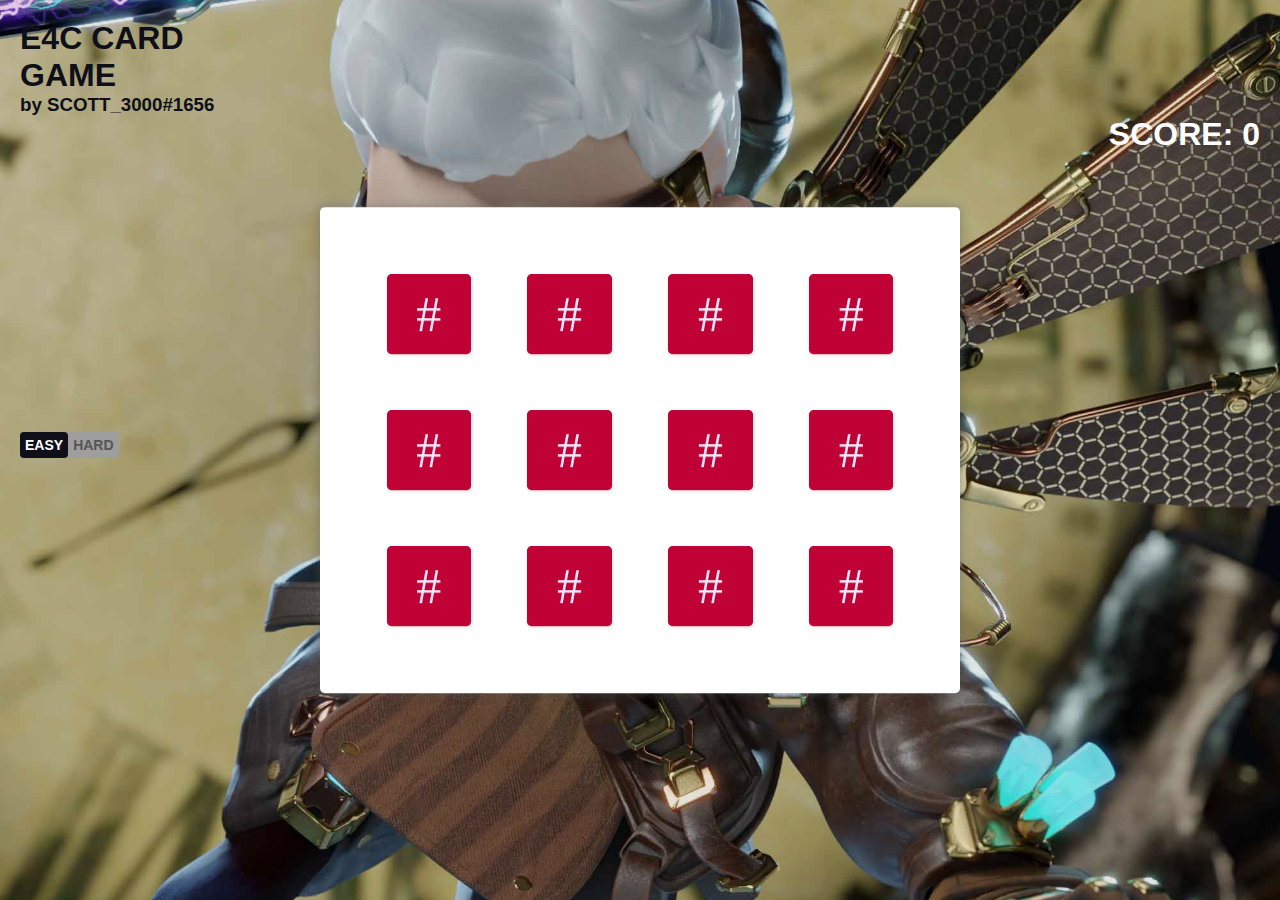
<file: index.html>
<!DOCTYPE html>
<html lang="en">
<head>
    <meta charset="UTF-8">
    <meta name="viewport" content="width=device-width, initial-scale=1.0">
    <meta http-equiv="X-UA-Compatible" content="ie=edge">

    <title>E4C - CARD GUESSING</title>

    <link rel="stylesheet" href="flip.css">
    <link rel="stylesheet" href="style.css">
</head>
<body>
    <main>
        <h1>E4C CARD <br> GAME</h1>
        <h3>by SCOTT_3000#1656</h3>
            <audio id="wrong">
                    <source src="piston.mp3">
                </audio>
                <audio id="correct">
                        <source src="Correct Answer.mp3">
                    </audio>
                    <audio id="clap">
                            <source src="mp3_426830.mp3">
                        </audio>
        <section>

                <div class="card">
                        <div class="card__inner">
                                <div class="card__front">
                                    <p>B</p>
                                </div><!-- .card__back --> 
                                <div class="card__back">0</div><!-- .card__back -->
                            </div><!-- .card__inner -->
                </div>

                <div class="card">
                        <div class="card__inner">
                                <div class="card__front">
                                    <p>B</p>
                                </div><!-- .card__back --> 
                                <div class="card__back">0</div><!-- .card__back -->
                            </div><!-- .card__inner -->
                </div>

                <div class="card">
                        <div class="card__inner">
                                <div class="card__front">
                                    <p>B</p>
                                </div><!-- .card__back --> 
                                <div class="card__back">0</div><!-- .card__back -->
                            </div><!-- .card__inner -->
                </div>

                <div class="card">
                        <div class="card__inner">
                                <div class="card__front">
                                    <p>B</p>
                                </div><!-- .card__back --> 
                                <div class="card__back">0</div><!-- .card__back -->
                            </div><!-- .card__inner -->
                </div>

                <div class="card">
                        <div class="card__inner">
                                <div class="card__front">
                                    <p>B</p>
                                </div><!-- .card__back --> 
                                <div class="card__back">0</div><!-- .card__back -->
                            </div><!-- .card__inner -->
                </div>

                <div class="card">
                        <div class="card__inner">
                                <div class="card__front">
                                    <p>B</p>
                                </div><!-- .card__back --> 
                                <div class="card__back">0</div><!-- .card__back -->
                            </div><!-- .card__inner -->
                </div>

                <div class="card">
                    <div class="card__inner">
                        <div class="card__front">
                            <p>B</p>
                        </div><!-- .card__back --> 
                        <div class="card__back">0</div><!-- .card__back -->
                    </div><!-- .card__inner -->
                </div>

                <div class="card">
                        <div class="card__inner">
                                <div class="card__front">
                                    <p>B</p>
                                </div><!-- .card__back --> 
                                <div class="card__back">0</div><!-- .card__back -->
                            </div><!-- .card__inner -->
                </div>

                <div class="card">
                        <div class="card__inner">
                                <div class="card__front">
                                    <p>B</p>
                                </div><!-- .card__back --> 
                                <div class="card__back">0</div><!-- .card__back -->
                            </div><!-- .card__inner -->
                </div>

                <div class="card">
                        <div class="card__inner">
                                <div class="card__front">
                                    <p>B</p>
                                </div><!-- .card__back --> 
                                <div class="card__back">0</div><!-- .card__back -->
                            </div><!-- .card__inner -->
                </div>

                <div class="card">
                        <div class="card__inner">
                                <div class="card__front">
                                    <p>B</p>
                                </div><!-- .card__back --> 
                                <div class="card__back">0</div><!-- .card__back -->
                            </div><!-- .card__inner -->
                </div>

                <div class="card">
                        <div class="card__inner">
                                <div class="card__front">
                                    <p>B</p>
                                </div><!-- .card__back --> 
                                <div class="card__back">0</div><!-- .card__back -->
                            </div><!-- .card__inner -->
                </div>



<!-- =========================HARD================================ -->
               

                <div class="card down">
                    <div class="card__inner">
                            <div class="card__front">
                                <p>B</p>
                            </div><!-- .card__back --> 
                            <div class="card__back">0</div><!-- .card__back -->
                        </div><!-- .card__inner -->
                </div>


            <div class="card down">
                <div class="card__inner">
                        <div class="card__front">
                            <p>B</p>
                        </div><!-- .card__back --> 
                        <div class="card__back">0</div><!-- .card__back -->
                    </div><!-- .card__inner -->
             </div>

        <div class="card down">
            <div class="card__inner">
                    <div class="card__front">
                        <p>B</p>
                    </div><!-- .card__back --> 
                    <div class="card__back">0</div><!-- .card__back -->
                </div><!-- .card__inner -->
         </div>

    <div class="card down">
        <div class="card__inner">
                <div class="card__front">
                    <p>B</p>
                </div><!-- .card__back --> 
                <div class="card__back">0</div><!-- .card__back -->
            </div><!-- .card__inner -->
    </div>

</section>




        <div class="btn-div">
                <h1 class="btn-e selected">EASY</h1>
                <h1 class="btn-h">HARD</h1>
            </div>
    
    
            <h1 id="main-score">SCORE: 0</h1>
 </main>   
        
    
        <!-- <script src="../jQuery/jquery-3.3.1.js"></script> -->
        <script src="scriptMemoryFlip.js"></script>

</body>
</html>
</file>
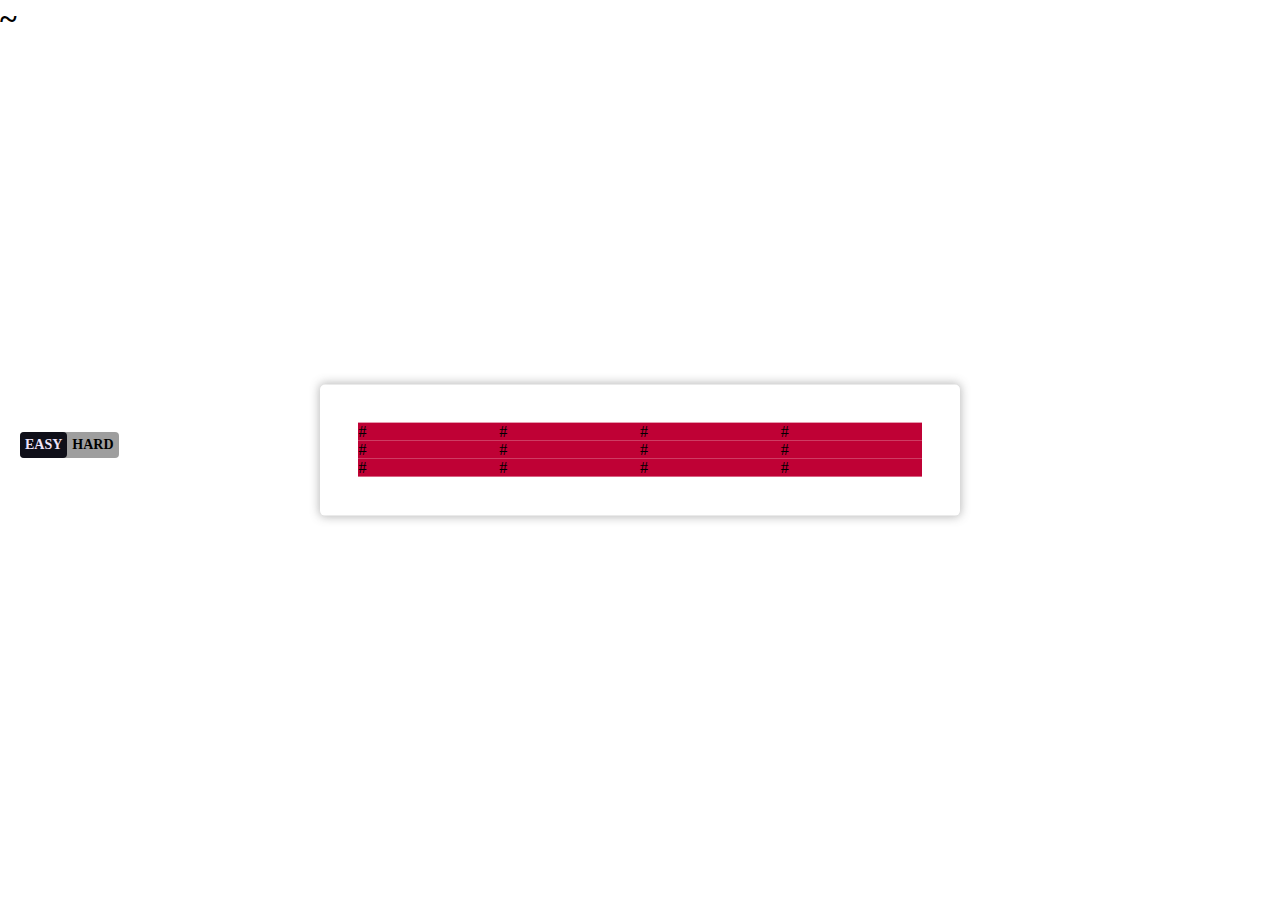
<file: old.html>
<!DOCTYPE html>
<html lang="en">
<head>
    <meta charset="UTF-8">
    <meta name="viewport" content="width=device-width, initial-scale=1.0">
    <meta http-equiv="X-UA-Compatible" content="ie=edge">
    <title>Memory Game</title>
    <link rel="stylesheet" href="style.css">
</head>
<body>

    <main>
        <section>

                <div class="card">#</div>
                <div class="card">#</div>
                <div class="card">#</div>
                <div class="card">#</div>
                <div class="card">#</div>
                <div class="card">#</div>
                <div class="card">#</div>
                <div class="card">#</div>
                <div class="card">#</div>
                <div class="card">#</div>
                <div class="card">#</div>
                <div class="card">#</div>


                <div class="card down">#</div>
                <div class="card down">#</div>
                <div class="card down">#</div>
                <div class="card down">#</div>


                
        </section>

        <div class="btn-div">
            <h1 class="btn-e selected">EASY</h1>
            <h1 class="btn-h">HARD</h1>
        </div>

        <h1 id="revealed">~</h1>

        <h1 id="main-score">0</h1>
    </main>   
    


    <!-- <script src="../jQuery/jquery-3.3.1.js"></script> -->
    <script src="scriptMemory.js"></script>
</body>
</html>
</file>
<file: flip.css>
/* @font-face{
  font-family: 'silk';
  src: url('slkscreb.ttf')
} */

h1, h3{
  font-family: sans-serif;
/* text-align: center; */
color: #0f0f19;
font-weight:900;
}

main{
  background: linear-gradient(rgba(0, 0, 0, 0.1) , rgba(0, 0, 0, 0.1)) ,url(./1.jpg);
  height: 100vh;
  background-position: center;
  background-size: cover;
  padding: 20px;
}

.card {
    perspective: 1000px;
}

.card__front,
.card__back {
  position: absolute;
  top: 0;
  left: 0;

  display: flex;

  width: 100%;
  height: 100%;

  justify-content: center;
  align-items: center;
  backface-visibility: hidden;
  cursor: pointer;
  border-radius: 5px;
}

  .card--flipped {
    transform: rotateY(180deg);
  }

  .card__inner {
    transition: transform .25s ease-in-out;
  
    transform-origin: 50% 50%;
    transform-style: preserve-3d;
  }

  /* .card, */
  .card__inner {
    height: 80px;

    cursor: pointer;
    border-radius: 5px;
    box-shadow: 1px 1px 3px 1px rgba(85, 85, 85, 0.137);
    margin: 20%;
    background-color:#bf0135;
    text-align: center;
    font-size: 50px;
    color: #efe4fa;
  }

  .card__back {
    transform: rotateY(180deg);
    font-size: 1px;
  }

  .btn-div h1{
    color: #555;
  }
  .btn-div .selected{color: #fff;}
  p{opacity: 0}
</file>
<file: style.css>
*{
    box-sizing: border-box;
    margin: 0;
    padding: 0;
}


section{
    border-radius: 5px;
    box-shadow: 0px 0px 10px 1px rgba(85, 85, 85, 0.404);
    width: 50%;
    margin: 0 auto;
    background: white;
    height: auto;
    position: absolute;
    top: 50%;
    left: 50%;
    transform: translate(-50%, -50%); 
    display: grid;
    grid-template-columns: 25% 25% 25% 25%;
    padding: 3%;
    
}

.btn-div{
    position: absolute;
    top: 48%;
    left: 20px;
    font-size: 7px;
    background: #9e9e9e;
    border-radius: 4px;
    display: flex;
    flex-direction: row;
    vertical-align: middle;
    cursor: pointer;
}

.selected{
    color: #efe4fa;
    background: #0f0f19;
    padding: 5px;
    border-radius: 4px;
}
.btn-e,
.btn-h{
    padding: 5px;
}

.down{display: none;}


#main-score{
    float: right;
    color: #fff;
}


/* \\\\\\\\\\\\\\\\\\\\\\\\\\\\\\\\\\\\\\\\\\\\\\\\\\\\\\\\\\\\\ */


/* .down{
    cursor: pointer;
    border-radius: 5px;
    box-shadow: 1px 1px 3px 1px rgba(85, 85, 85, 0.137);
    margin: 20%;
    background:#bf0135;
    text-align: center;
    font-size: 50px;
    color: #efe4fa;

} */
    /*  #e4452e - orangey     #e44371 - pinkky */
</file>
